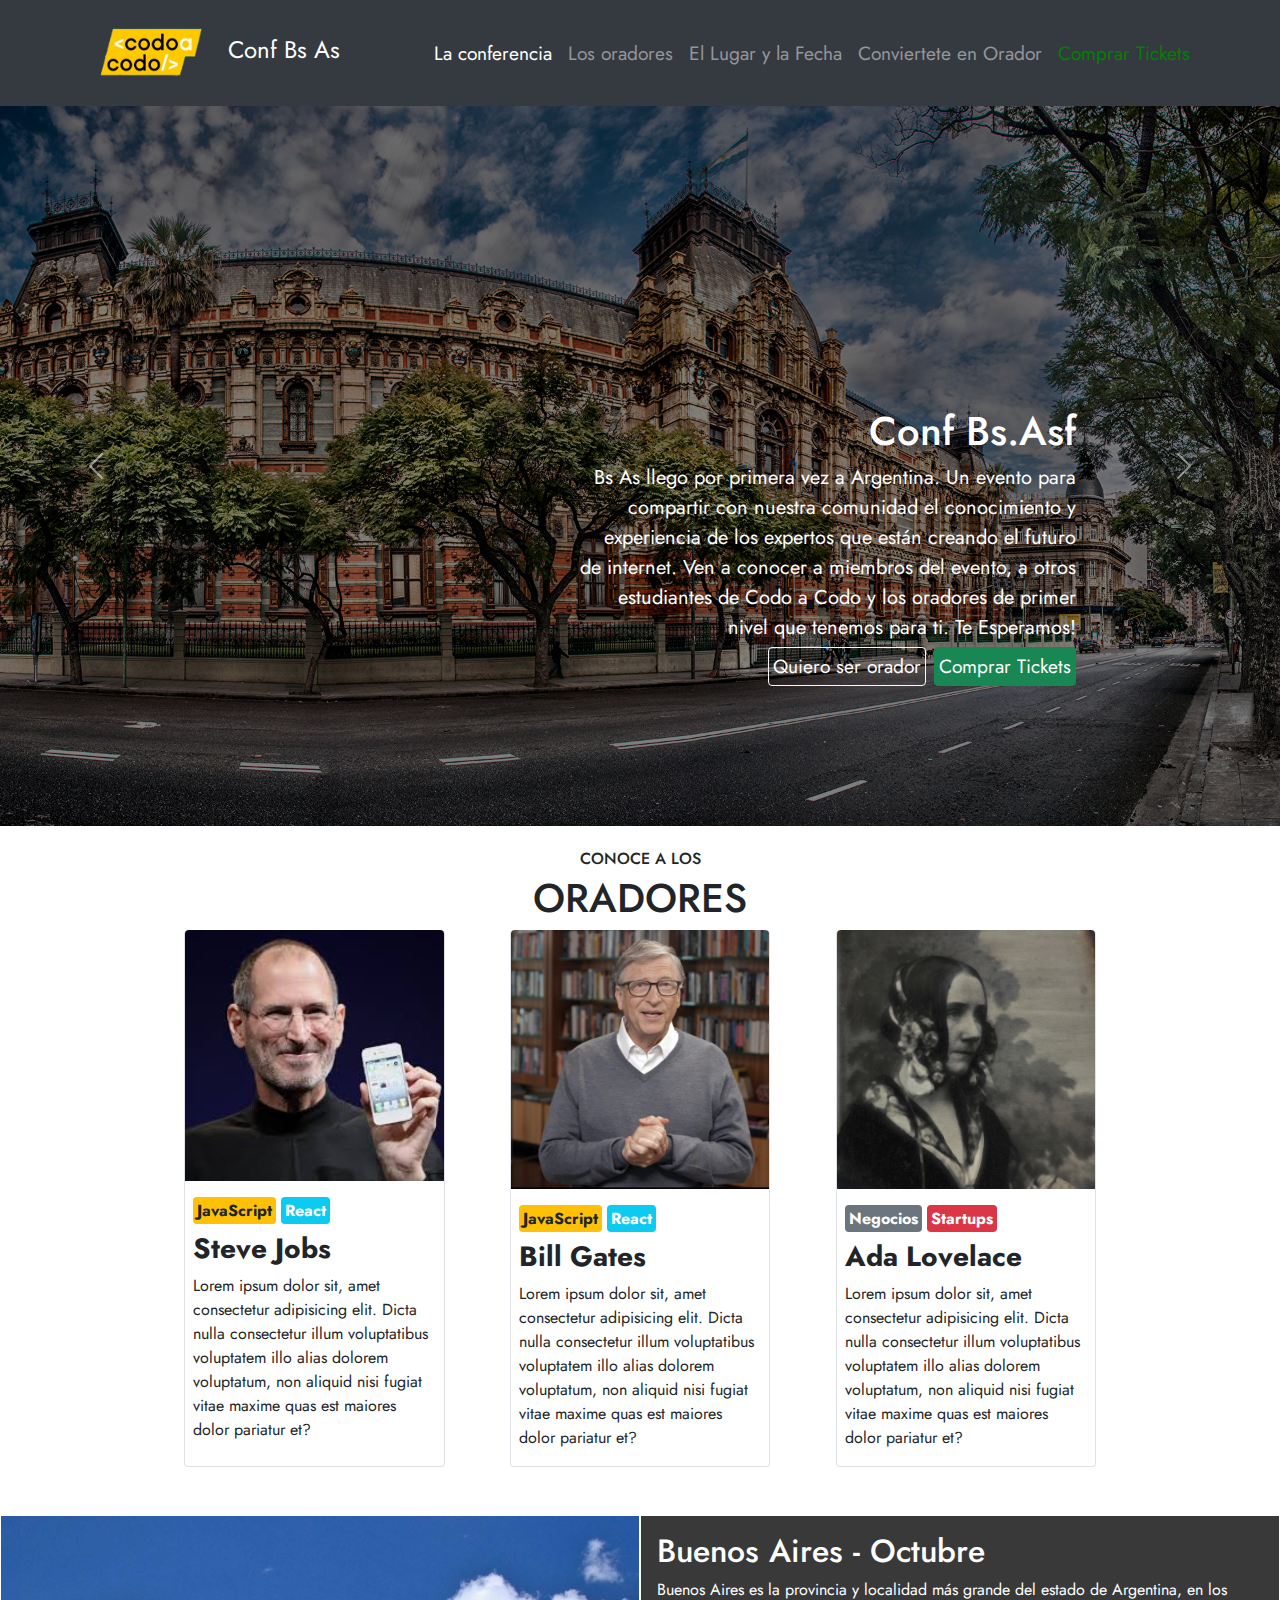
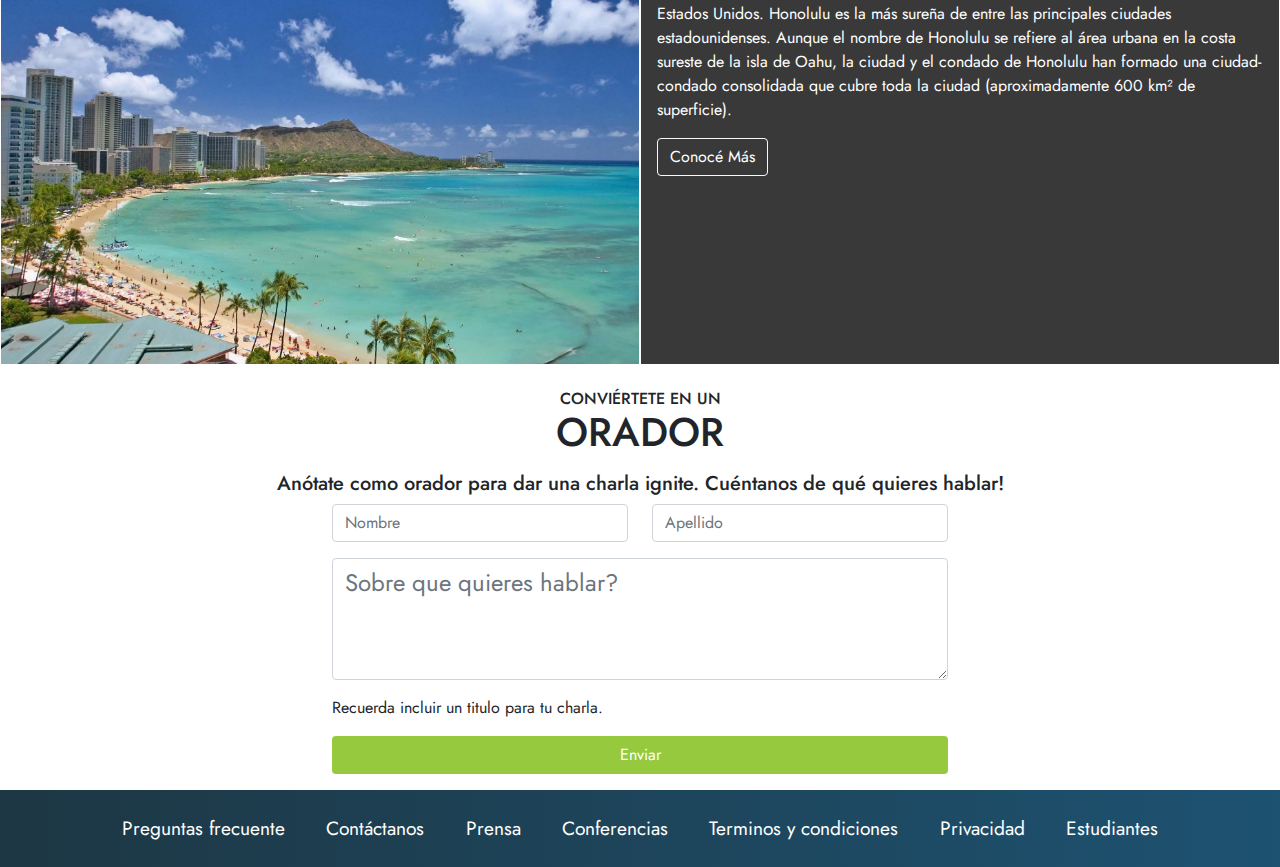
<file: index.html>
<!doctype  html>
<html lang="es">
    <head>
        <meta charset="utf-8">
        <meta http-equiv="X-UA-Compatible" content="IE=edge">
        <meta name="viewport" content="width=device-width, initial-scale=1.0">
        <title>Proyecto</title>
        <link rel="shortcut icon" href="favicon.ico" type="image/x-icon">
        <link href="./css/bootstrap.min.css" rel="stylesheet">
        <link rel="stylesheet" href="./css/style.css"> 
    </head>
    <body>      
        <header>
            <nav class="navbar navbar-expand-lg navbar-light">
                <div class="container-fluid container-lg">
                  <a class="navbar-brand" href="#">
                    <img src="./assets/img/codoacodo.png" alt="Logo de codo a codo" width="140" height="auto">
                    <span class="text-white fs-4">Conf Bs As</span>
                  </a>
                  <button class="navbar-toggler" type="button" data-bs-toggle="collapse" data-bs-target="#navbarNav" aria-controls="navbarNav" aria-expanded="false" aria-label="Toggle navigation">
                    <span class="navbar-toggler-icon"></span>
                  </button>
                  <div class="collapse navbar-collapse justify-content-end" id="navbarNav">
                    <ul class="navbar-nav">
                      <li class="nav-item">
                        <a class="nav-link fsNavHeader active" aria-current="page" href="#">La conferencia</a>
                      </li>
                      <li class="nav-item">
                        <a class="nav-link fsNavHeader" href="#speakers">Los oradores</a>
                      </li>
                      <li class="nav-item">
                        <a class="nav-link fsNavHeader" href="#placeDate">El Lugar y la Fecha</a>
                      </li>

                      <li class="nav-item">
                        <a class="nav-link fsNavHeader" href="#form">Conviertete en Orador</a>
                      </li>

                      <li class="nav-item">
                        <a class="nav-link fsNavHeader" href="./pages/comprar_tickets.html">Comprar Tickets</a>
                      </li>
                    </ul>
                  </div>
                </div>
            </nav>   
            <div id="carouselExampleControls" class="carousel slide" data-bs-ride="carousel">
                <div class="carousel-inner">
                    <div class="carousel-item active carrousel-item-img-one">
                        <div class="carousel-caption">
                            <div class="container">
                                <div class="row justify-content-center justify-content-sm-end">
                                    <div class="col-8 col-lg-12 d-flex justify-content-center justify-content-sm-end">
                                        <h1>Conf Bs.Asf</h1>
                                    </div>
                                    <div class="col-8 col-md-10 col-lg-10 col-xl-7 d-none d-md-block text-end mb-1 fs-5">
                                            Bs As llego por primera vez a Argentina. Un evento para compartir con nuestra comunidad el conocimiento y experiencia de los expertos que están 
                                            creando el futuro de internet. Ven a conocer a miembros del evento, a otros estudiantes de Codo a Codo y los oradores de primer nivel que tenemos para ti. 
                                            Te Esperamos! 
                                    </div>
                                    <div class="col-12 d-flex justify-content-center align-items-start justify-content-sm-end">
                                        <a href="#form" class="btn btn-outline-light btnSpeaker text-white mb-2 p-1">Quiero ser orador</a>
                                        <a href="./pages/comprar_tickets.html" class="btn btn-success btnBuytickets text-white ms-1 ms-md-2 p-1">Comprar Tickets</a>
                                    </div>                         
                                </div>
                            </div>                         
                        </div>
                    </div>
                    <div class="carousel-item carrousel-item-img-two">
                        <div class="carousel-caption">
                            <div class="container">
                                <div class="row justify-content-center justify-content-sm-end">
                                    <div class="col-8 col-lg-12 d-flex justify-content-center justify-content-sm-end">
                                        <h1>Conf Bs.Asf</h1>
                                    </div>
                                    <div class="col-8 col-md-10 col-lg-10 col-xl-7 d-none d-md-block text-end mb-1 fs-5">
                                            Bs As llego por primera vez a Argentina. Un evento para compartir con nuestra comunidad el conocimiento y experiencia de los expertos que están 
                                            creando el futuro de internet. Ven a conocer a miembros del evento, a otros estudiantes de Codo a Codo y los oradores de primer nivel que tenemos para ti. 
                                            Te Esperamos! 
                                    </div>
                                    <div class="col-12 d-flex justify-content-center align-items-start justify-content-sm-end">
                                        <a href="#form" class="btn btn-outline-light btnSpeaker text-white mb-2 p-1">Quiero ser orador</a>
                                        <a href="./pages/comprar_tickets.html" class="btn btn-success btnBuytickets text-white ms-1 ms-md-2 p-1">Comprar Tickets</a>
                                    </div>                         
                                </div>
                            </div>                         
                        </div>
                    </div>
                    <div class="carousel-item carrousel-item-img-three">
                        <div class="carousel-caption">
                            <div class="container">
                                <div class="row justify-content-center justify-content-sm-end">
                                    <div class="col-8 col-lg-12 d-flex justify-content-center justify-content-sm-end">
                                        <h1>Conf Bs.Asf</h1>
                                    </div>
                                    <div class="col-8 col-md-10 col-lg-10 col-xl-7 d-none d-md-block text-end mb-1 fs-5">
                                            Bs As llego por primera vez a Argentina. Un evento para compartir con nuestra comunidad el conocimiento y experiencia de los expertos que están 
                                            creando el futuro de internet. Ven a conocer a miembros del evento, a otros estudiantes de Codo a Codo y los oradores de primer nivel que tenemos para ti. 
                                            Te Esperamos! 
                                    </div>
                                    <div class="col-12 d-flex justify-content-center align-items-start justify-content-sm-end">
                                        <a href="#form" class="btn btn-outline-light btnSpeaker text-white mb-2 p-1">Quiero ser orador</a>
                                        <a href="./pages/comprar_tickets.html" class="btn btn-success btnBuytickets text-white ms-1 ms-md-2 p-1">Comprar Tickets</a>
                                    </div>                         
                                </div>
                            </div>                         
                        </div>
                    </div>
                </div>
                <button class="carousel-control-prev" type="button" data-bs-target="#carouselExampleControls" data-bs-slide="prev">
                    <span class="carousel-control-prev-icon" aria-hidden="true"></span>
                    <span class="visually-hidden">Previous</span>
                </button>
                <button class="carousel-control-next" type="button" data-bs-target="#carouselExampleControls" data-bs-slide="next">
                    <span class="carousel-control-next-icon" aria-hidden="true"></span>
                    <span class="visually-hidden">Next</span>
                </button>
            </div>        
        </header>
        <main>
            <section id="speakers" class="container-fluid mb-4">
                <div class="row">
                    <div class="col-12">
                        <h2 class="text-center fs-1">
                            <span class="fs-6">
                                CONOCE A LOS
                            </span>
                            <br> 
                            ORADORES
                        </h2>
                    </div> 
                </div>
                <div class="row justify-content-center">
                    <div class="col-9 col-sm-7 col-md-12 col-lg-10 d-md-flex justify-content-sm-evenly">
                        <div class="col-12 col-md-3 col-lg-3 card border border-top-0 rounded mb-4">
                            <img src="./assets/img/steve.jpg" alt="Imagen de Steve Jobs" class="rounded-top">
                            <div class="card-body card-body-fix">
                                <h6 class="d-inline-block bg-warning rounded p-1 fw-bold">JavaScript</h6>
                                <h6 class="d-inline-block bg-info rounded p-1 fw-bold text-white">React</h6>
                                <h3 class="card-title fw-bold">Steve Jobs</h3>
                                <p class="card-text">Lorem ipsum dolor sit, amet consectetur adipisicing elit. Dicta nulla consectetur illum voluptatibus voluptatem illo alias dolorem voluptatum, non aliquid nisi fugiat vitae maxime quas est maiores dolor pariatur et?</p>
                            </div>
                        </div>
                        <div class="col-12 col-md-3 col-lg-3 card border border-top-0 rounded mb-4">
                            <img src="./assets/img/bill.jpg" alt="Imagen de Bill Gates" class="rounded-top">
                            <div class="card-bod card-body-fix">
                                <h6 class="d-inline-block bg-warning rounded p-1 fw-bold">JavaScript</h6>
                                <h6 class="d-inline-block bg-info rounded p-1 fw-bold text-white">React</h6>
                                <h3 class="card-title fw-bold">Bill Gates</h3>
                                <p class="card-text">Lorem ipsum dolor sit, amet consectetur adipisicing elit. Dicta nulla consectetur illum voluptatibus voluptatem illo alias dolorem voluptatum, non aliquid nisi fugiat vitae maxime quas est maiores dolor pariatur et?</p>
                            </div>
                        </div>
                        <div class="col-12 col-md-3 col-lg-3 card border border-top-0 rounded mb-4">
                            <img src="./assets/img/ada.jpeg" alt="Imagen de Ada Lovelace" class="rounded-top">
                            <div class="card-body card-body-fix">
                                <h6 class="d-inline-block bg-secondary rounded p-1 fw-bold text-white">Negocios</h6>
                                <h6 class="d-inline-block bg-danger rounded p-1 fw-bold text-white">Startups</h6>
                                <h3 class="card-title fw-bold">Ada Lovelace</h3>
                                <p class="card-text">Lorem ipsum dolor sit, amet consectetur adipisicing elit. Dicta nulla consectetur illum voluptatibus voluptatem illo alias dolorem voluptatum, non aliquid nisi fugiat vitae maxime quas est maiores dolor pariatur et?</p>
                            </div>
                        </div>
                    </div>
                </div>    
           </section>
           <section id="placeDate" class="container-fluid">
                <div class="row">
                    <div class="col-12 col-md-6 placeDateLeft border border-1 border-white">                   
                    </div>
                    <div class="col-12 col-md-6 placeDateRight border border-1 border-white p-3">
                        <h2>Buenos Aires - Octubre</h2>
                        <p>
                            Buenos Aires es la provincia y localidad más grande del estado de Argentina, en los Estados Unidos. Honolulu es la más sureña de entre las principales ciudades estadounidenses. Aunque el nombre de Honolulu se refiere al área urbana en la costa sureste de la isla de Oahu, la ciudad y el condado de Honolulu han formado una ciudad-condado consolidada que cubre toda la ciudad (aproximadamente 600 km² de superficie).
                        </p>
                        <a href="#" class="btn btn-outline-light text-white">Conocé Más</a>
                    </div>
                </div>
            </section> 
            <section id="form" class="container-fluid mt-4">
                <div class="row m-2">
                    <div class="col-12 text-center">
                        <h6 class="">
                            CONVIÉRTETE EN UN
                            <br> 
                            <span class="fs-1">
                                ORADOR
                            </span>                            
                        </h6>                    
                    </div>
                </div>
                <div class="row justify-content-center">
                    <div class="col-10 text-center">
                        <h5>
                            Anótate como orador para dar una charla ignite. Cuéntanos de qué quieres hablar!
                        </h5>
                    </div>
                </div>
                <div class="row justify-content-center">
                    <div class="col-10 col-sm-7 col-md-5 col-lg-3 mb-3">
                        <input type="text" class="form-control" placeholder="Nombre" required>                           
                    </div>
                    <div class="col-10 col-sm-7 col-md-5 col-lg-3 mb-3">
                        <input type="text" class="form-control" placeholder="Apellido" required>                       
                    </div> 
                </div>
                <div class="row justify-content-center">
                    <div class="col-10 col-sm-7 col-md-10 col-lg-6 mb-3">
                        <textarea class="form-control fs-4" rows="3" placeholder="Sobre que quieres hablar?" required></textarea>
                    </div>
                </div>
                <div class="row justify-content-center">
                    <div class="col-10 col-sm-7 col-md-10 col-lg-6 mb-3">
                        Recuerda incluir un titulo para tu charla.
                    </div>
                </div>
                <div class="row justify-content-center">
                    <div class="col-10 col-sm-7 col-md-10 col-lg-6 mb-3">
                        <input type="submit" class="btn btn-send w-100 text-white" value="Enviar">
                    </div>
                </div>
           </section>    
        </main>       
        <footer>
            <div class="container">
                <div class="row row justify-content-center">
                    <div class="col-12">
                        <nav class="navbar navbar-expand-lg navbar-dark">
                            <div class="container-fluid d-block text-center d-md-flex">
                              <a class="nav-link fsNavFooter text-white p-md-3" href="#">
                                  Preguntas frecuente
                              </a>
                              <a class="nav-link fsNavFooter text-white p-md-3" href="#">
                                  Contáctanos
                              </a>
                              <a class="nav-link fsNavFooter text-white p-md-3" href="#">
                                  Prensa
                              </a>
                              <a class="nav-link fsNavFooter text-white p-md-3" href="#">
                                  Conferencias
                              </a>
                              <a class="nav-link fsNavFooter text-white p-md-3" href="#">
                                  Terminos y condiciones
                              </a>
                              <a class="nav-link fsNavFooter text-white p-md-3" href="#">
                                  Privacidad
                              </a>
                              <a class="nav-link fsNavFooter text-white p-md-3" href="#">
                                  Estudiantes
                              </a>
                            </div>
                          </nav>
                    </div>
                </div>                
            </div>            
        </footer>        
        <script src="./js/bootstrap.bundle.min.js"></script>
    </body>
</html>
</file>
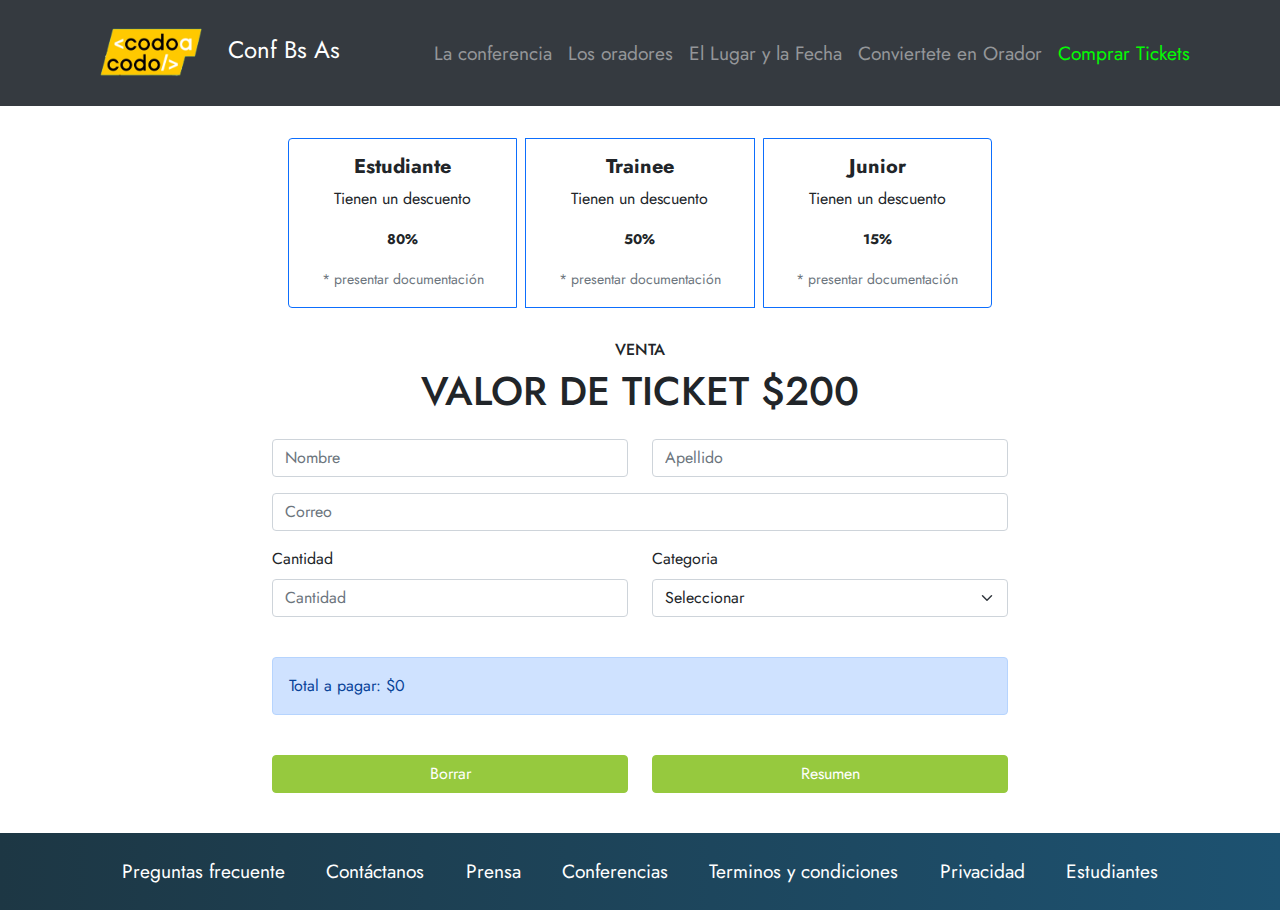
<file: pages/comprar_tickets.html>
<!doctype  html>
<html lang="es">
    <head>
        <meta charset="utf-8">
        <meta http-equiv="X-UA-Compatible" content="IE=edge">
        <meta name="viewport" content="width=device-width, initial-scale=1.0">
        <title>Proyecto</title>
        <link rel="shortcut icon" href="../favicon.ico" type="image/x-icon">
        <link href="../css/bootstrap.min.css" rel="stylesheet">
        <link rel="stylesheet" href="../css/style.css"> 
    </head>
    <body>      
        <header>
            <nav class="navbar navbar-expand-lg navbar-light">
                <div class="container-fluid container-lg">
                  <a class="navbar-brand" href="../index.html">
                    <img src="../assets/img/codoacodo.png" alt="Logo de codo a codo" width="140" height="auto">
                    <span class="text-white fs-4">Conf Bs As</span>
                  </a>
                  <button class="navbar-toggler" type="button" data-bs-toggle="collapse" data-bs-target="#navbarNav" aria-controls="navbarNav" aria-expanded="false" aria-label="Toggle navigation">
                    <span class="navbar-toggler-icon"></span>
                  </button>
                  <div class="collapse navbar-collapse justify-content-end" id="navbarNav">
                    <ul class="navbar-nav">
                      <li class="nav-item">
                        <a class="nav-link fsNavHeader" aria-current="page" href="../index.html">La conferencia</a>
                      </li>
                      <li class="nav-item">
                        <a class="nav-link fsNavHeader" href="../index.html#speakers">Los oradores</a>
                      </li>
                      <li class="nav-item">
                        <a class="nav-link fsNavHeader" href="../index.html#placeDate">El Lugar y la Fecha</a>
                      </li>

                      <li class="nav-item">
                        <a class="nav-link fsNavHeader" href="../index.html#form">Conviertete en Orador</a>
                      </li>

                      <li class="nav-item">
                        <a class="nav-link fsNavHeader active" href="#">Comprar Tickets</a>
                      </li>
                    </ul>
                  </div>
                </div>
            </nav>  
        </header>
        <main>
            <section class="container container-md">
                <div class="row justify-content-center">
                    <div class="col-12 col-lg-8 m-2">
                        <svg xmlns="http://www.w3.org/2000/svg" style="display: none;">
                            <symbol id="exclamation-triangle-fill" fill="currentColor" viewBox="0 0 16 16">
                              <path d="M8.982 1.566a1.13 1.13 0 0 0-1.96 0L.165 13.233c-.457.778.091 1.767.98 1.767h13.713c.889 0 1.438-.99.98-1.767L8.982 1.566zM8 5c.535 0 .954.462.9.995l-.35 3.507a.552.552 0 0 1-1.1 0L7.1 5.995A.905.905 0 0 1 8 5zm.002 6a1 1 0 1 1 0 2 1 1 0 0 1 0-2z"/>
                            </symbol>
                          </svg>
                        <div class="alert alert-danger d-flex align-items-center d-none" role="alert">
                            <svg class="bi flex-shrink-0 me-2" width="24" height="24" role="img" aria-label="Danger:"><use xlink:href="#exclamation-triangle-fill"/></svg>
                            <div>
                                Compruebe los campos obligatorio y luego intente nuevamente
                            </div>
                        </div>
                    </div>
                </div>
                <div class="row justify-content-center">
                    <div class="col-12 col-lg-8">
                        <div class="card-group m-3">
                            <div id="card-1" class="card border-primary">
                              <div class="card-body text-center">
                                <h5 class="card-title fw-bold">Estudiante</h5>
                                <p class="card-text">Tienen un descuento</p>
                                <p class="card-text"><small class="fw-bold">80%</small></p>
                                <p class="card-text"><small class="text-muted">* presentar documentación</small></p>
                              </div>
                            </div>
                            <div id="card-2" class="card border-primary card-fix-border-left mx-md-2">
                              <div class="card-body text-center">
                                <h5 class="card-title fw-bold">Trainee</h5>
                                <p class="card-text">Tienen un descuento</p>
                                <p class="card-text"><small class="fw-bold">50%</small></p>
                                <p class="card-text"><small class="text-muted">* presentar documentación</small></p>
                              </div>
                            </div>
                            <div id="card-3" class="card border-primary card-fix-border-left">
                              <div class="card-body text-center">
                                <h5 class="card-title fw-bold">Junior</h5>
                                <p class="card-text">Tienen un descuento</p>
                                <p class="card-text"><small class="fw-bold">15%</small></p>
                                <p class="card-text"><small class="text-muted">* presentar documentación</small></p>
                              </div>
                            </div>
                        </div>
                    </div>            
                </div>
                <div class="row justify-content-center">
                    <div class="col-12 text-center my-3">
                        <h6>VENTA</h6>        
                        <h1>VALOR DE TICKET $200</h1>    
                    </div>
                </div>
                <form method="" class="needs-validation" novalidate>
                    <div class="row justify-content-center">
                        <div class="col-11 col-md-5 col-lg-4 mb-3">
                            <input type="text" class="form-control" id="nombre" placeholder="Nombre" required>
                        </div>
                        <div class="col-11 col-md-5 col-lg-4 mb-3">
                            <input type="text" class="form-control" id="apellido" placeholder="Apellido" required>
                        </div>
                        <div class="col-11 col-md-10 col-lg-8 mb-3">
                            <input type="email" class="form-control" id="correo" aria-describedby="emailHelp" placeholder="Correo" required>
                        </div>
                    </div>
                    <div class="row justify-content-center">
                        <div class="col-11 col-md-5 col-lg-4 mb-3">
                            <label for="quantity" class="form-label">Cantidad</label>
                            <input type="number" class="form-control" id="quantity" placeholder="Cantidad" min="1" required>
                        </div>
                        <div class="col-11 col-md-5 col-lg-4 mb-3">
                            <label for="options" class="form-label">Categoria</label>
                            <select id="categories" class="form-select" aria-label="Default select" required>
                                <option value="" selected disabled>Seleccionar</option>
                                <option value="1" >Estudiante</option>
                                <option value="2">Trainee</option>
                                <option value="3">Junior</option>
                            </select>
                        </div>
                        <div class="col-11 col-md-10 col-lg-8 my-4">
                            <div class="alert alert-primary" role="alert">
                                Total a pagar: $<span id="total">0</span>
                            </div>                   
                        </div>
                    </div>
                    <div class="row justify-content-center">                        
                        <div class="col-11 col-md-5 col-lg-4 mb-3">
                            <button id="btnReset" type="reset" class="btn btn-success btn-buytickets">Borrar</button>
                        </div>
                        <div class="col-11 col-md-5 col-lg-4 mb-3">
                            <button id="btnSubmit" type="submit" class="btn btn-success btn-buytickets">Resumen</button>
                        </div>
                    </div>
                </form>
            </section>    
        </main>       
        <footer>
            <div class="container mt-4">
                <div class="row row justify-content-center">
                    <div class="col-12">
                        <nav class="navbar navbar-expand-lg navbar-dark">
                            <div class="container-fluid d-block text-center d-md-flex">
                              <a class="nav-link fsNavFooter text-white p-md-3" href="#">
                                  Preguntas frecuente
                              </a>
                              <a class="nav-link fsNavFooter text-white p-md-3" href="#">
                                  Contáctanos
                              </a>
                              <a class="nav-link fsNavFooter text-white p-md-3" href="#">
                                  Prensa
                              </a>
                              <a class="nav-link fsNavFooter text-white p-md-3" href="#">
                                  Conferencias
                              </a>
                              <a class="nav-link fsNavFooter text-white p-md-3" href="#">
                                  Terminos y condiciones
                              </a>
                              <a class="nav-link fsNavFooter text-white p-md-3" href="#">
                                  Privacidad
                              </a>
                              <a class="nav-link fsNavFooter text-white p-md-3" href="#">
                                  Estudiantes
                              </a>
                            </div>
                          </nav>
                    </div>
                </div>                
            </div>            
        </footer>        
        <script src="../js/bootstrap.bundle.min.js"></script>
        <script src="../js/ticket.js"></script>
    </body>
</html>
</file>
<file: css/style.css>
@import url('https://fonts.googleapis.com/css2?family=Jost:wght@200;300;400;700&display=swap');

*{
    margin:0;
    padding:0;
    box-sizing: border-box;
}

body {
    font-family: 'Jost', sans-serif;
    font-weight: 400;
    width: 100%;
    height: 100vh;
}

/* ----------------  header ------------------------*/

header {    
    height: auto;
}

header .navbar {
    background-color: rgba(53, 58, 64, 1);    
}

.navbar-brand img {
    width: 30vw;
    max-width: 140px;
    height: auto;
}

.navbar-light .navbar-nav .nav-link {
    color:#949699;
}

.navbar-light .navbar-nav .nav-link.active{
    color: white;
}

.navbar-light .navbar-nav .nav-item:last-child a{
    color: green;
}

.fsNavHeader, .btnSpeaker, .btnBuytickets {
    font-size: 0.9em;
}

.carrousel-item-img-one, .carrousel-item-img-two, .carrousel-item-img-three {
    width: 100%;
    height: 40vh;
    background-size: cover;
    background-position-x: center;
    background-position-y: center;
}

.carrousel-item-img-one {
    background-image: linear-gradient(to bottom, rgba(0, 0, 0, 0.5), rgba(0, 0, 0, 0.5)), url(../assets/img/ba1.jpg);    
}

.carrousel-item-img-two {
    background-image: linear-gradient(to bottom, rgba(0, 0, 0, 0.5), rgba(0, 0, 0, 0.5)), url(../assets/img/ba2.jpg);    
}

.carrousel-item-img-three {
    background-image: linear-gradient(to bottom, rgba(0, 0, 0, 0.5), rgba(0, 0, 0, 0.5)), url(../assets/img/ba3.jpg);    
}

/* ------------------- Speakers ------------------------*/

.card-body-fix {
    padding: 1rem 1rem;
}

/* -------------------- Place --------------------------*/

.placeDateLeft {
    background-image:url("../assets/img/honolulu.jpg");
    background-size: cover;
    background-position: center bottom;
    background-repeat: no-repeat;
    height: 35vh;
}

.placeDateRight {
    background-color: rgb(57, 57, 57);
    color:white;
    height: auto;
}

.placeDateRight a {
    margin-bottom: 2rem;
}

/* -------------------- Form --------------------------*/

.btn-send {
    background-color: #96c93e;
}

/* -------------------- Footer --------------------------*/

footer {
    background-image: linear-gradient(to right, rgba(29,55,68, 1), rgba(29,82,113,1));
}

.fsNavFooter {
    font-size: 0.9em;
}

/* -------------------- Comprar tickets --------------------------*/

.navbar-light .navbar-nav .nav-item:last-child a.active {
    color: rgb(3, 252, 3);
}

.card-group>.card.card-fix-border-left {
    border-left: 1px solid;
}

.btn-buytickets {
    background-color: #96c93e;
    border-color: #96c93e;
    width: 100%;
}


@media screen and (min-width: 768px ) {
    .carrousel-item-img-one, .carrousel-item-img-two, .carrousel-item-img-three {
        height: 60vh;
    }

    .placeDateLeft, .placeDateRight {
        height: 50vh;
    }

    .placeDateLeft {
        background-position: left bottom;
    }

    .card-body-fix {
        padding: 1rem 0.5rem;
    }

    .fsNavHeader, .btnSpeaker, .btnBuytickets {
        font-size: 1em;
    }

    .fsNavFooter {
        font-size: 1em;
    }
}

@media screen and (min-width: 992px ) {
    .carrousel-item-img-one, .carrousel-item-img-two, .carrousel-item-img-three {
        height: 65vh;
    }

    .carousel-caption {
        bottom: 7rem;
    }    
}

@media screen and (min-width: 1024px) {
    .carrousel-item-img-one, .carrousel-item-img-two, .carrousel-item-img-three {
        height: 80vh;
    }
}

@media screen and (min-width: 1200px) {
    .fsNavHeader, .btnSpeaker, .btnBuytickets {
        font-size: 1.2em;
    }

    .fsNavFooter {
        font-size: 1.2em;
    }
}

@media screen and (max-height: 500px) and (orientation: landscape) {
    .carrousel-item-img-one, .carrousel-item-img-two, .carrousel-item-img-three {
        height: 90vh;
    }

    .placeDateLeft, .placeDateRight {
        height: 85vh;
    }
}
</file>
